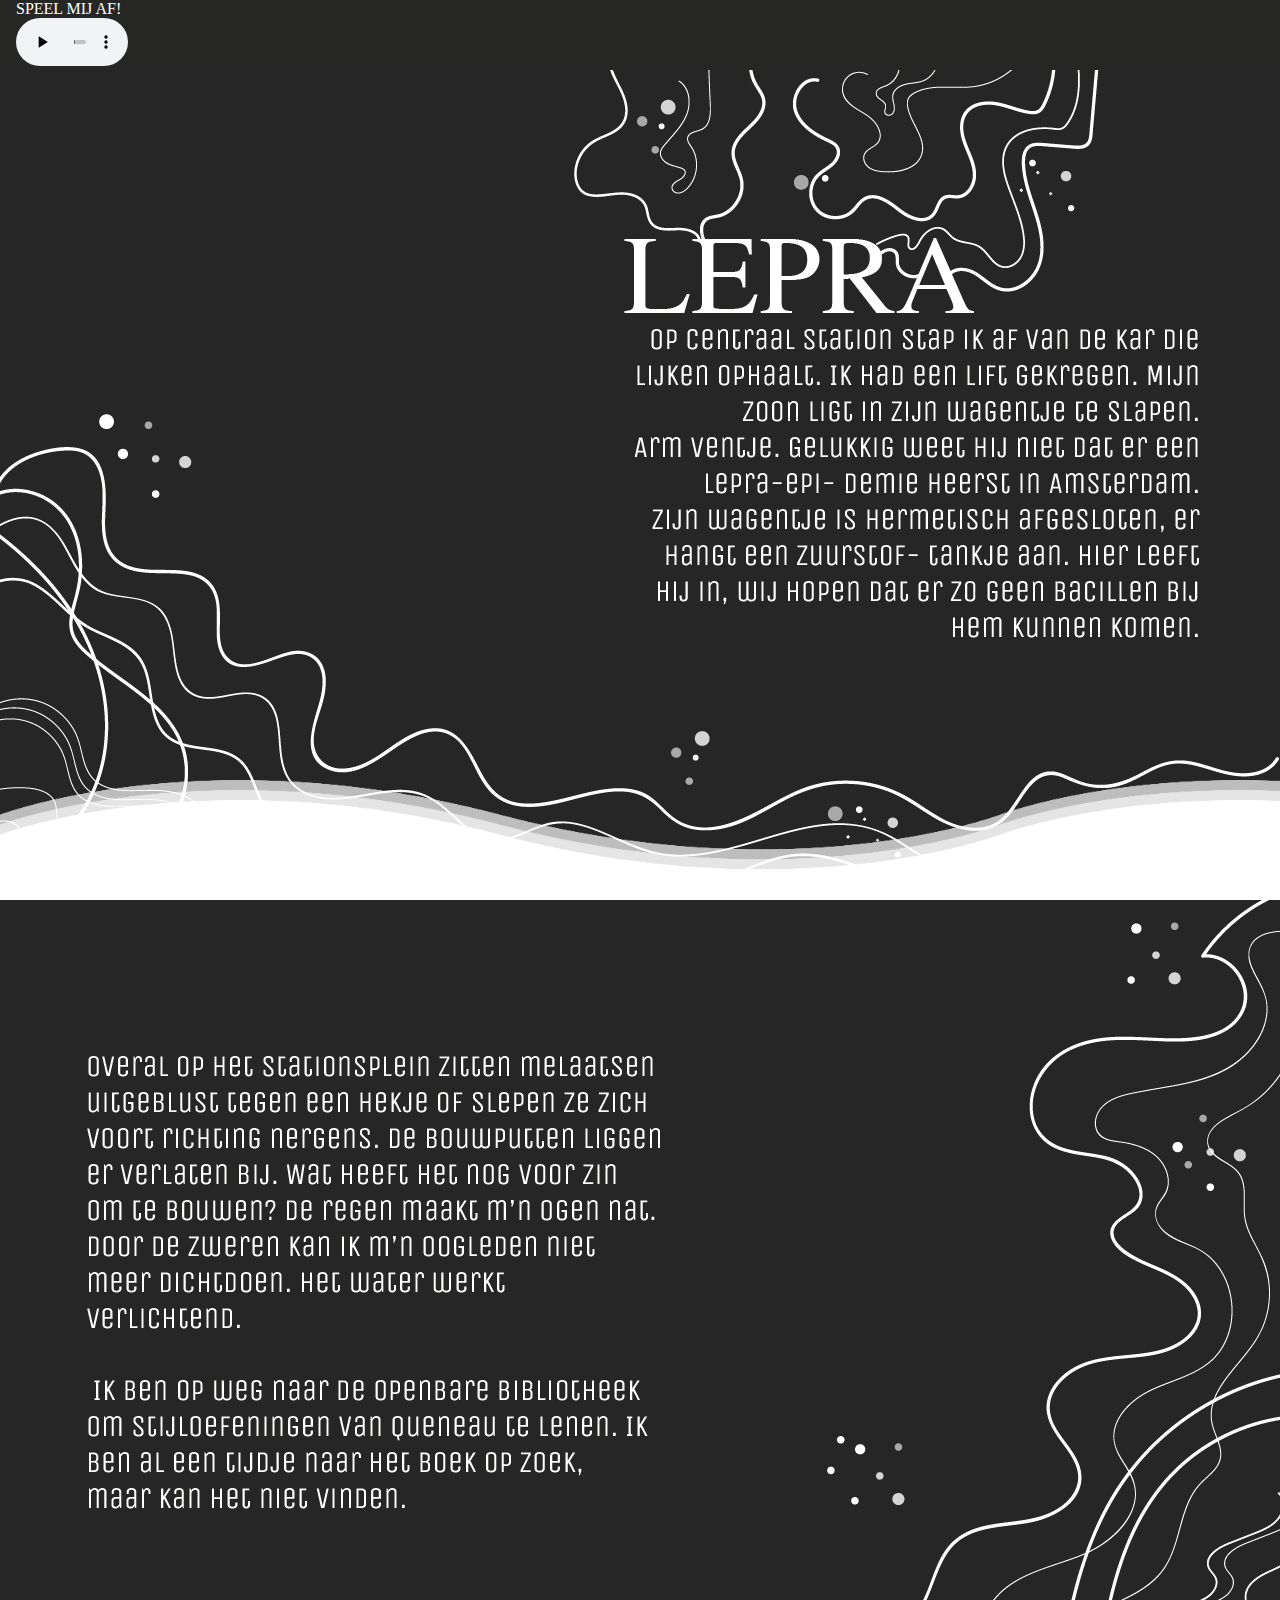
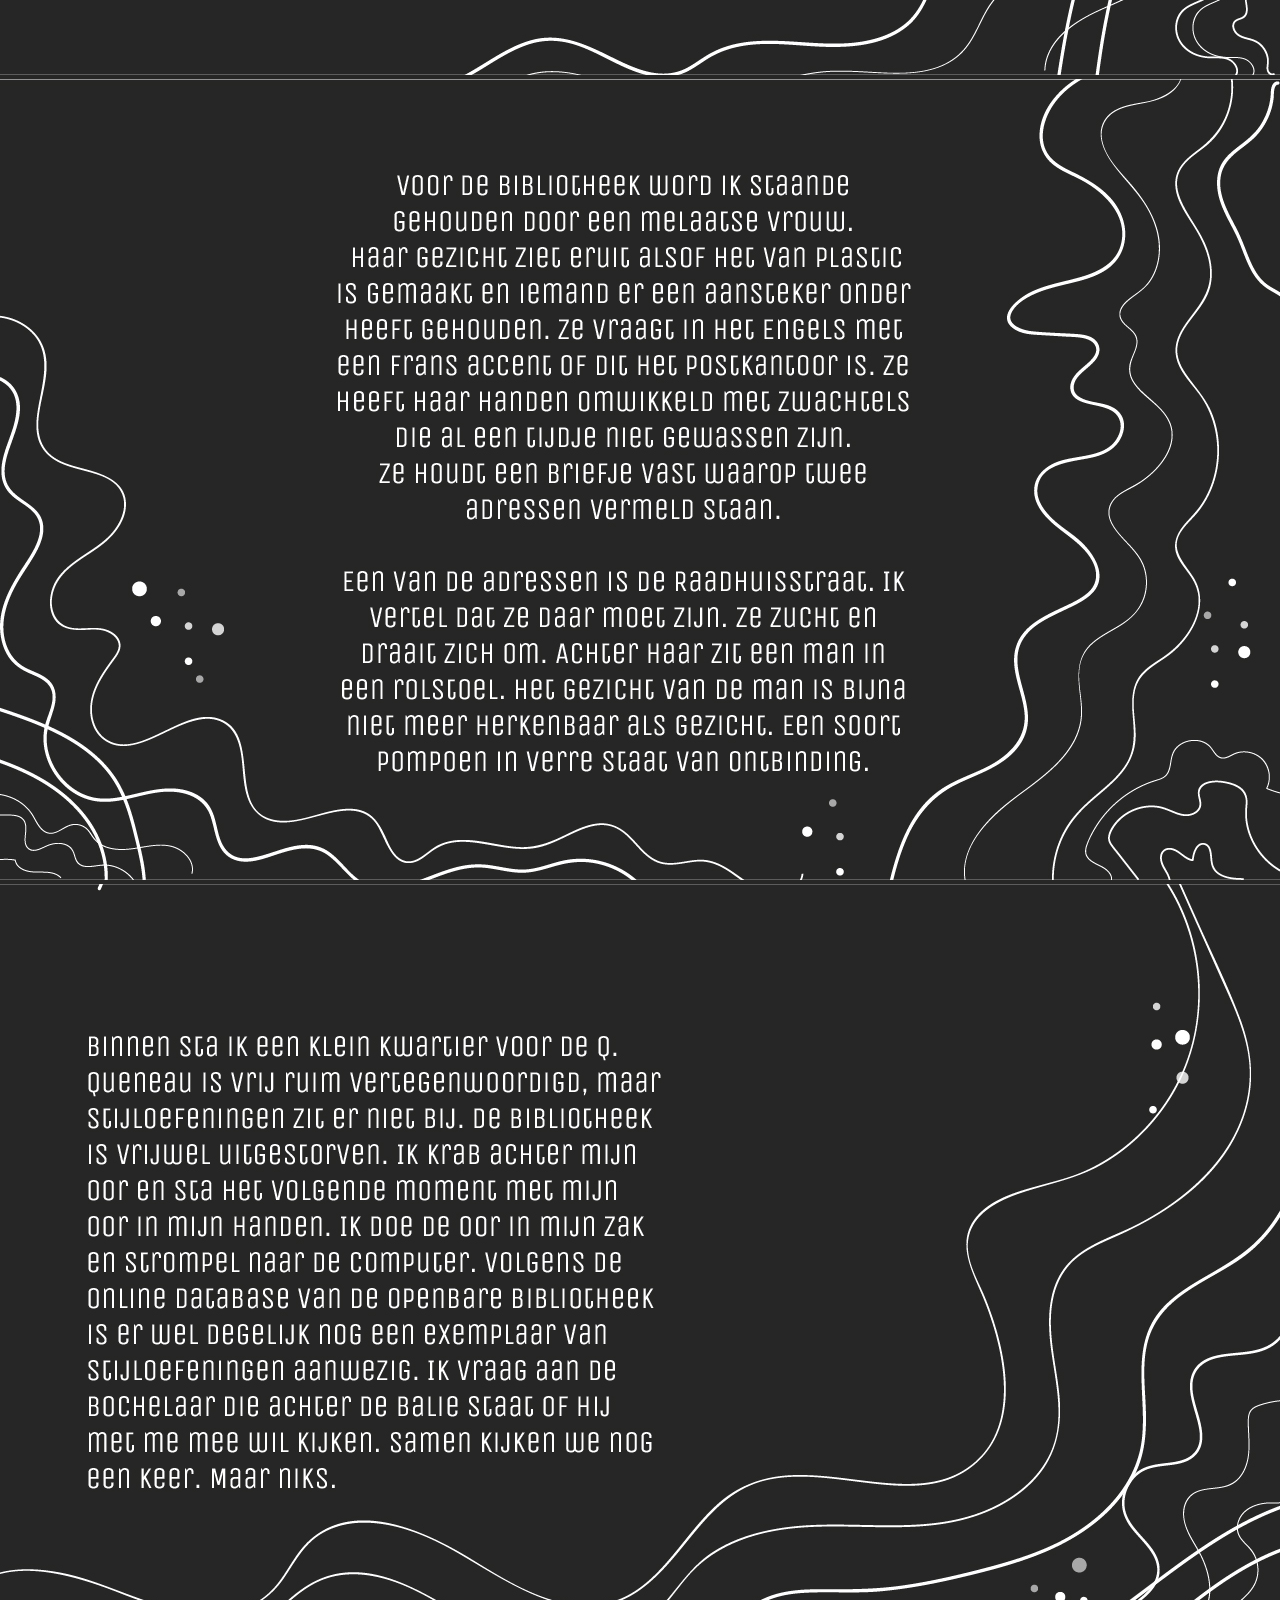
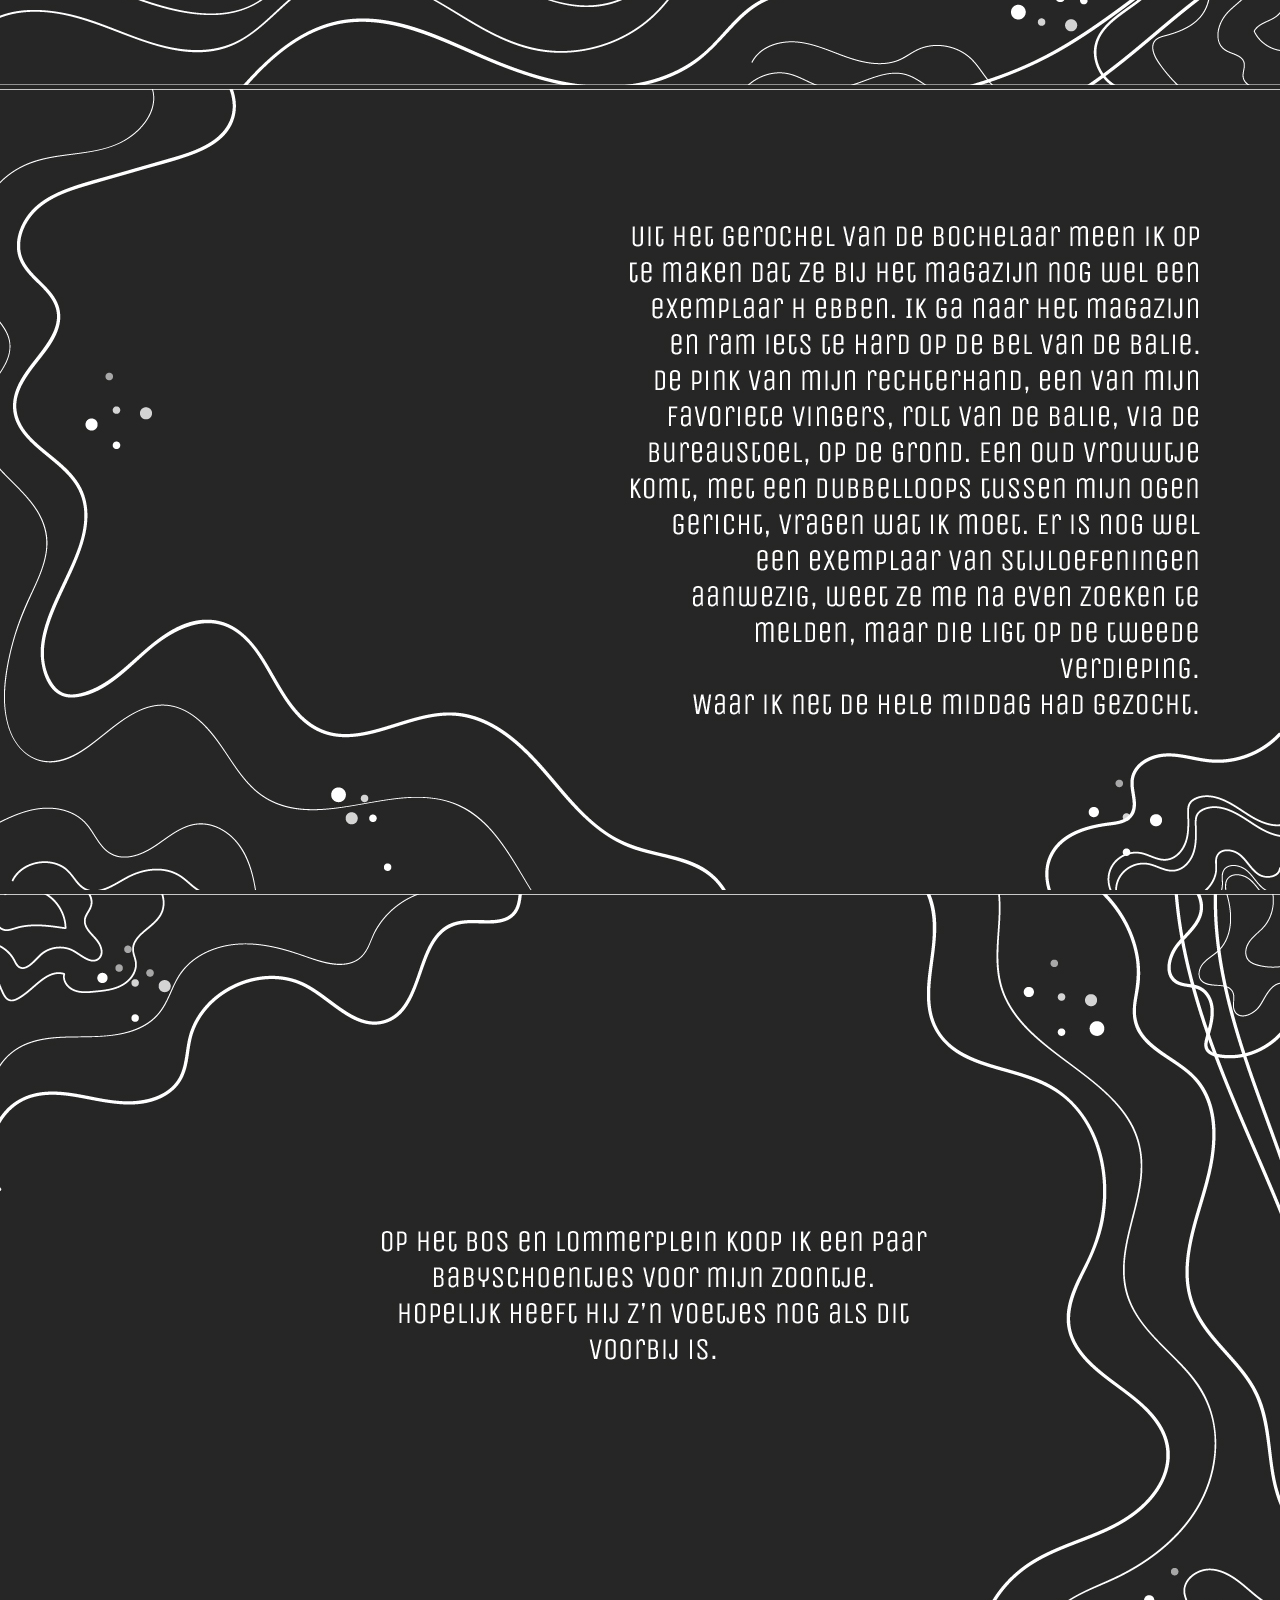
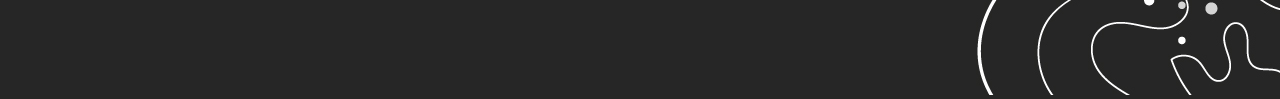
<file: Lepra eindversie/index.html>
<!DOCTYPE html>
<html>
<head>
    <title>Lepra 99 verhalen</title>
    <link rel="stylesheet" type="text/css" href="style.css">
</head>

<body>

    <section>    

   <figure>
            <figcaption>SPEEL MIJ AF!</figcaption>
            <audio controls src="Forest-creek-nature-sounds.mp3">
            Your browser does not support the
            <code>audio</code> element.
    </audio>
        </figure>
    
            <img src="images/Tekengebied%201-100.jpg" alt="">
            <img src="images/Tekengebied%202-100.jpg" alt="">
            <img src="images/Tekengebied%203-100.jpg" alt="">
            <img src="images/Tekengebied%204-100.jpg" alt="">
            <img src="images/Tekengebied%205-100.jpg" alt="">
            <img src="images/Tekengebied%206-100.jpg" alt="">

    
        <div id="story">
        </div>
        <div class="wave wave1"></div>
        <div class="wave wave2"></div>
        <div class="wave wave3"></div>
        <div class="wave wave4"></div>
        
    </section>

</body>
</html>

<!-- BRONNEN 
https://www.youtube.com/watch?v=y7jOwzozumU
https://www.youtube.com/watch?v=MMNEEdGa5eE
https://developer.mozilla.org/en-US/docs/Web/HTML/Element/audio
-->
</file>
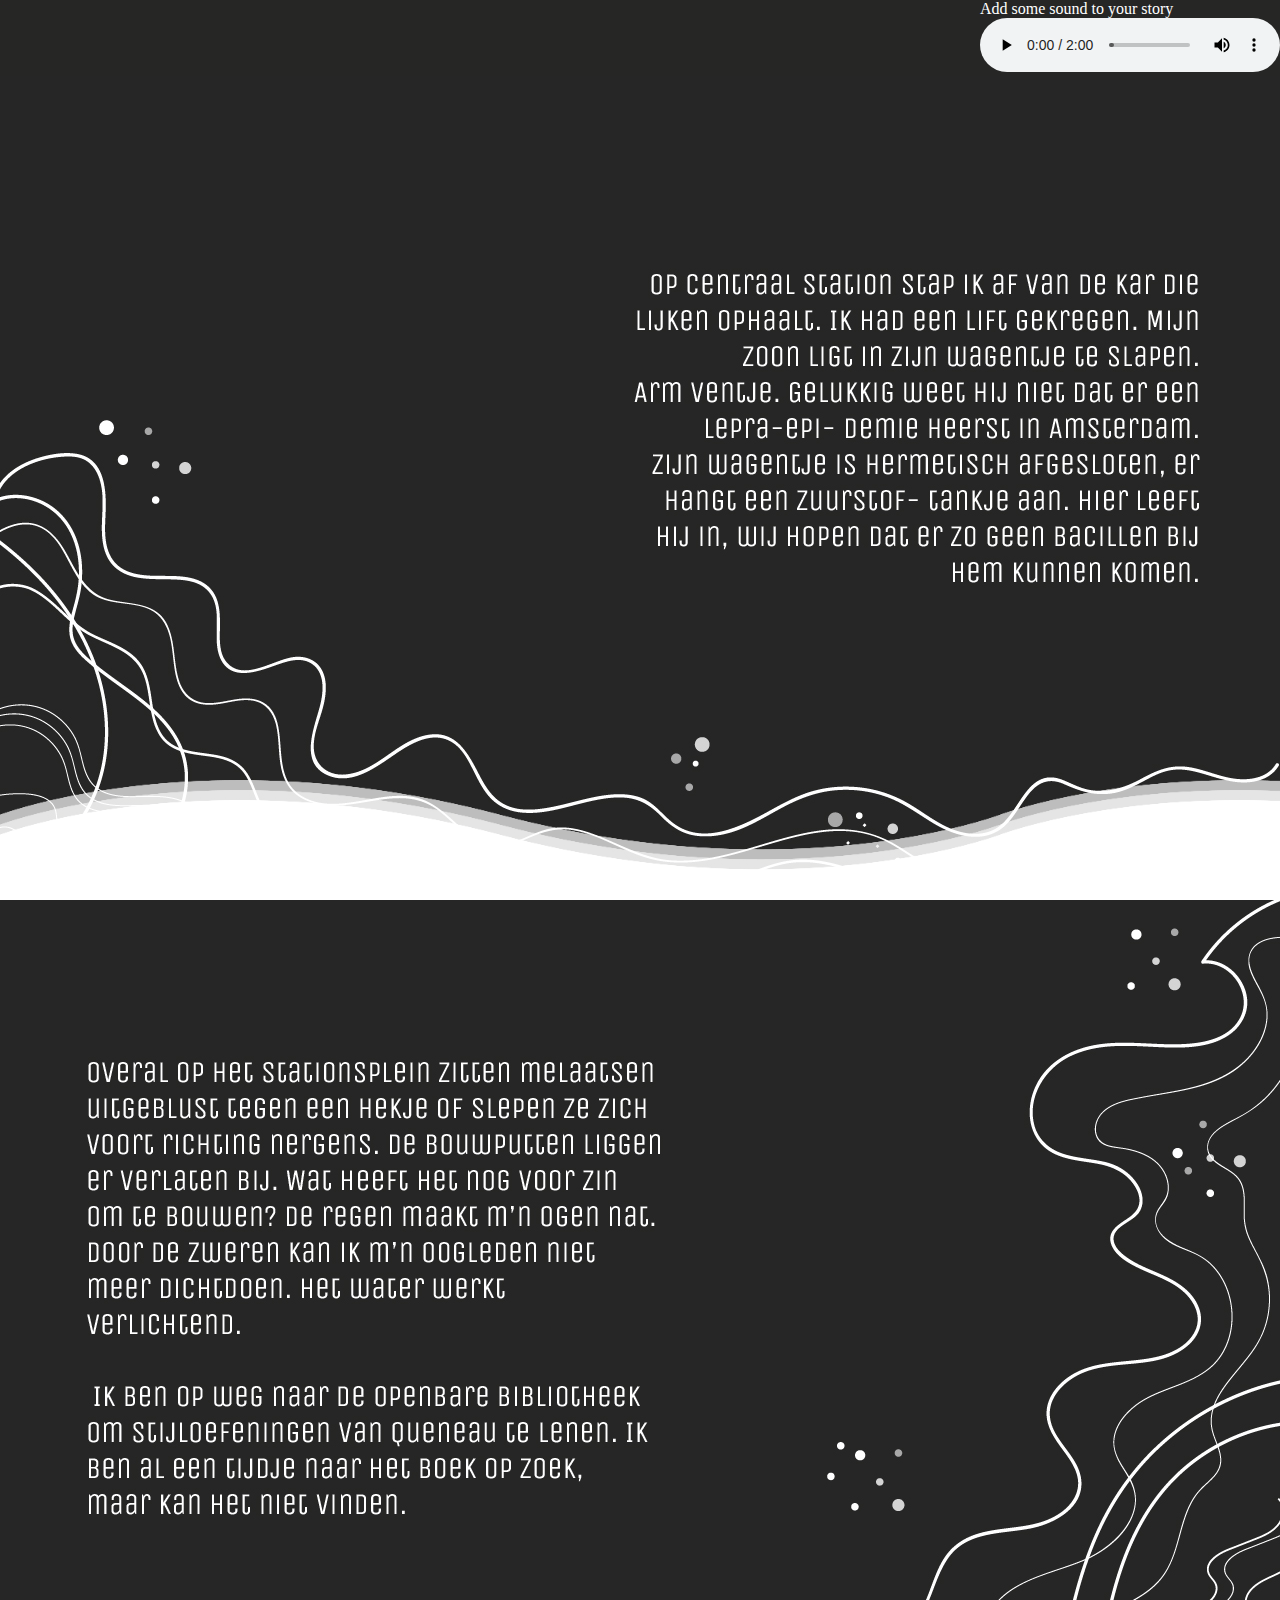
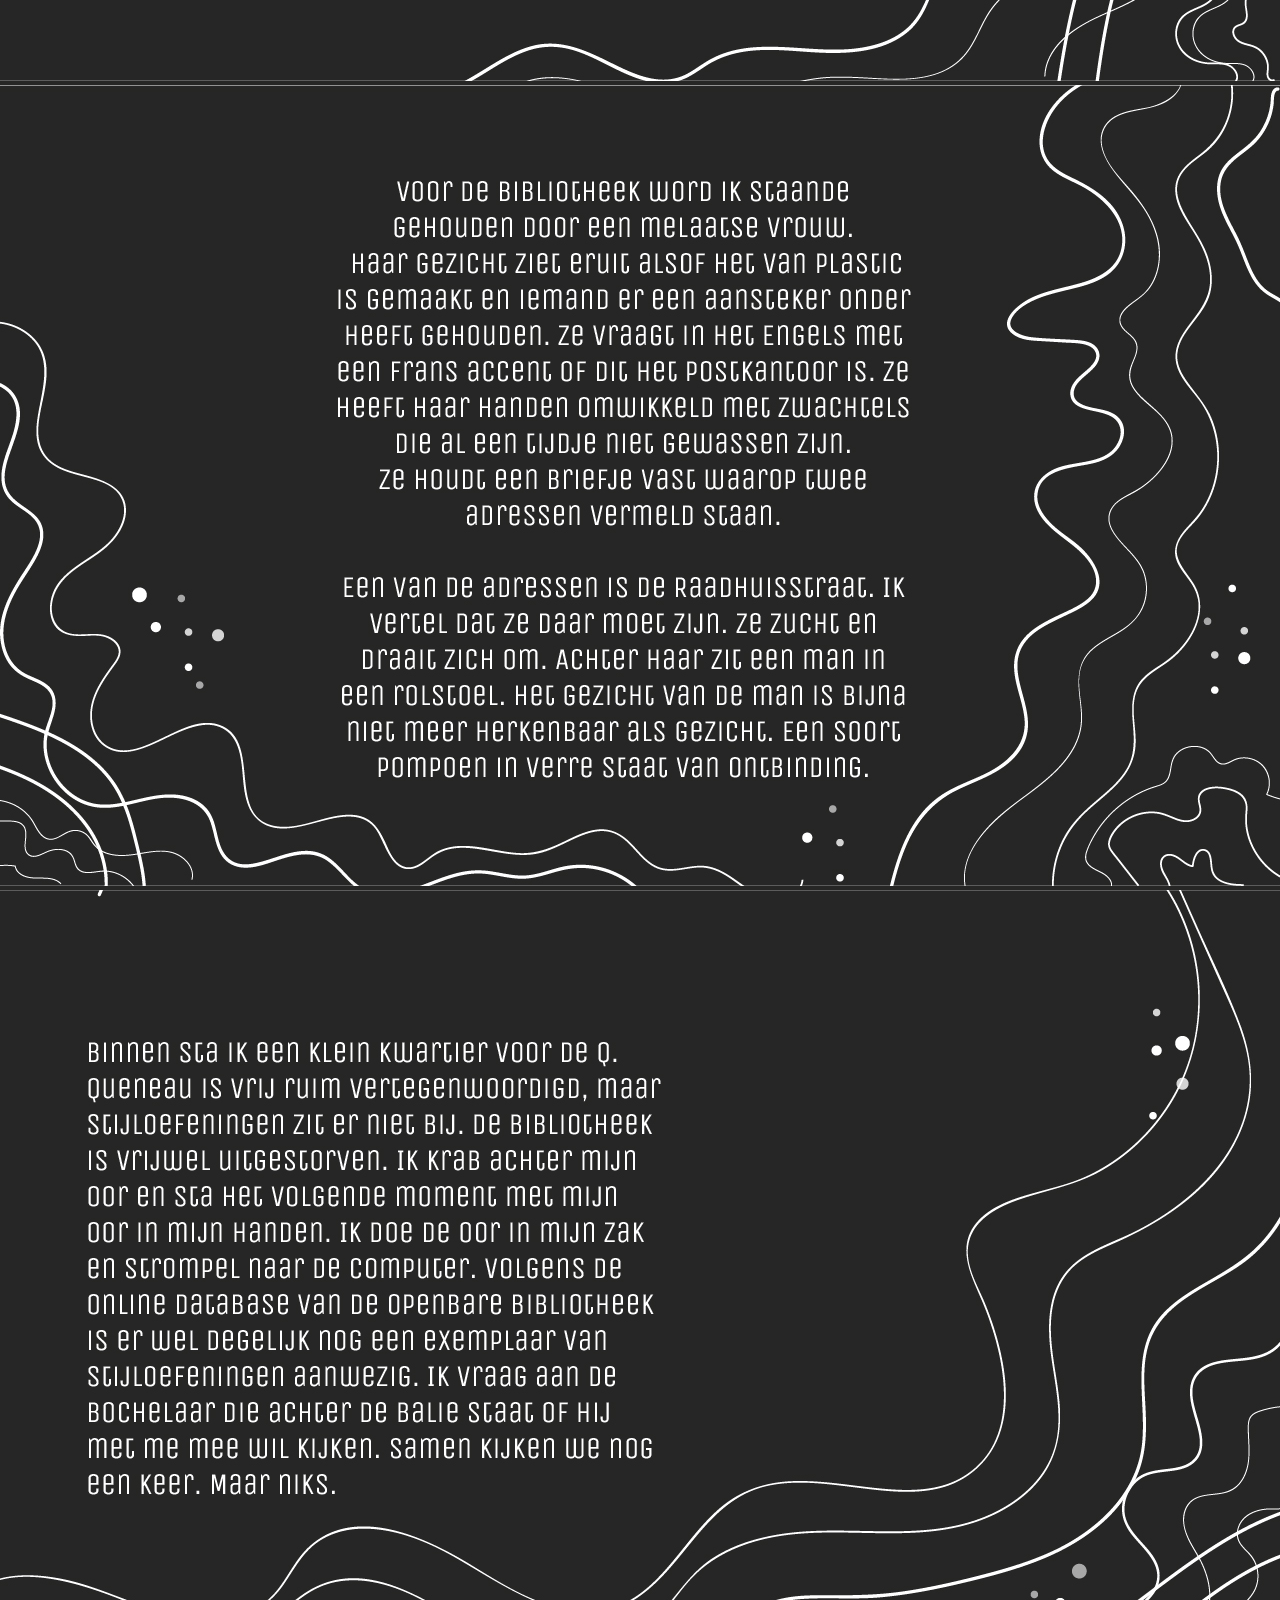
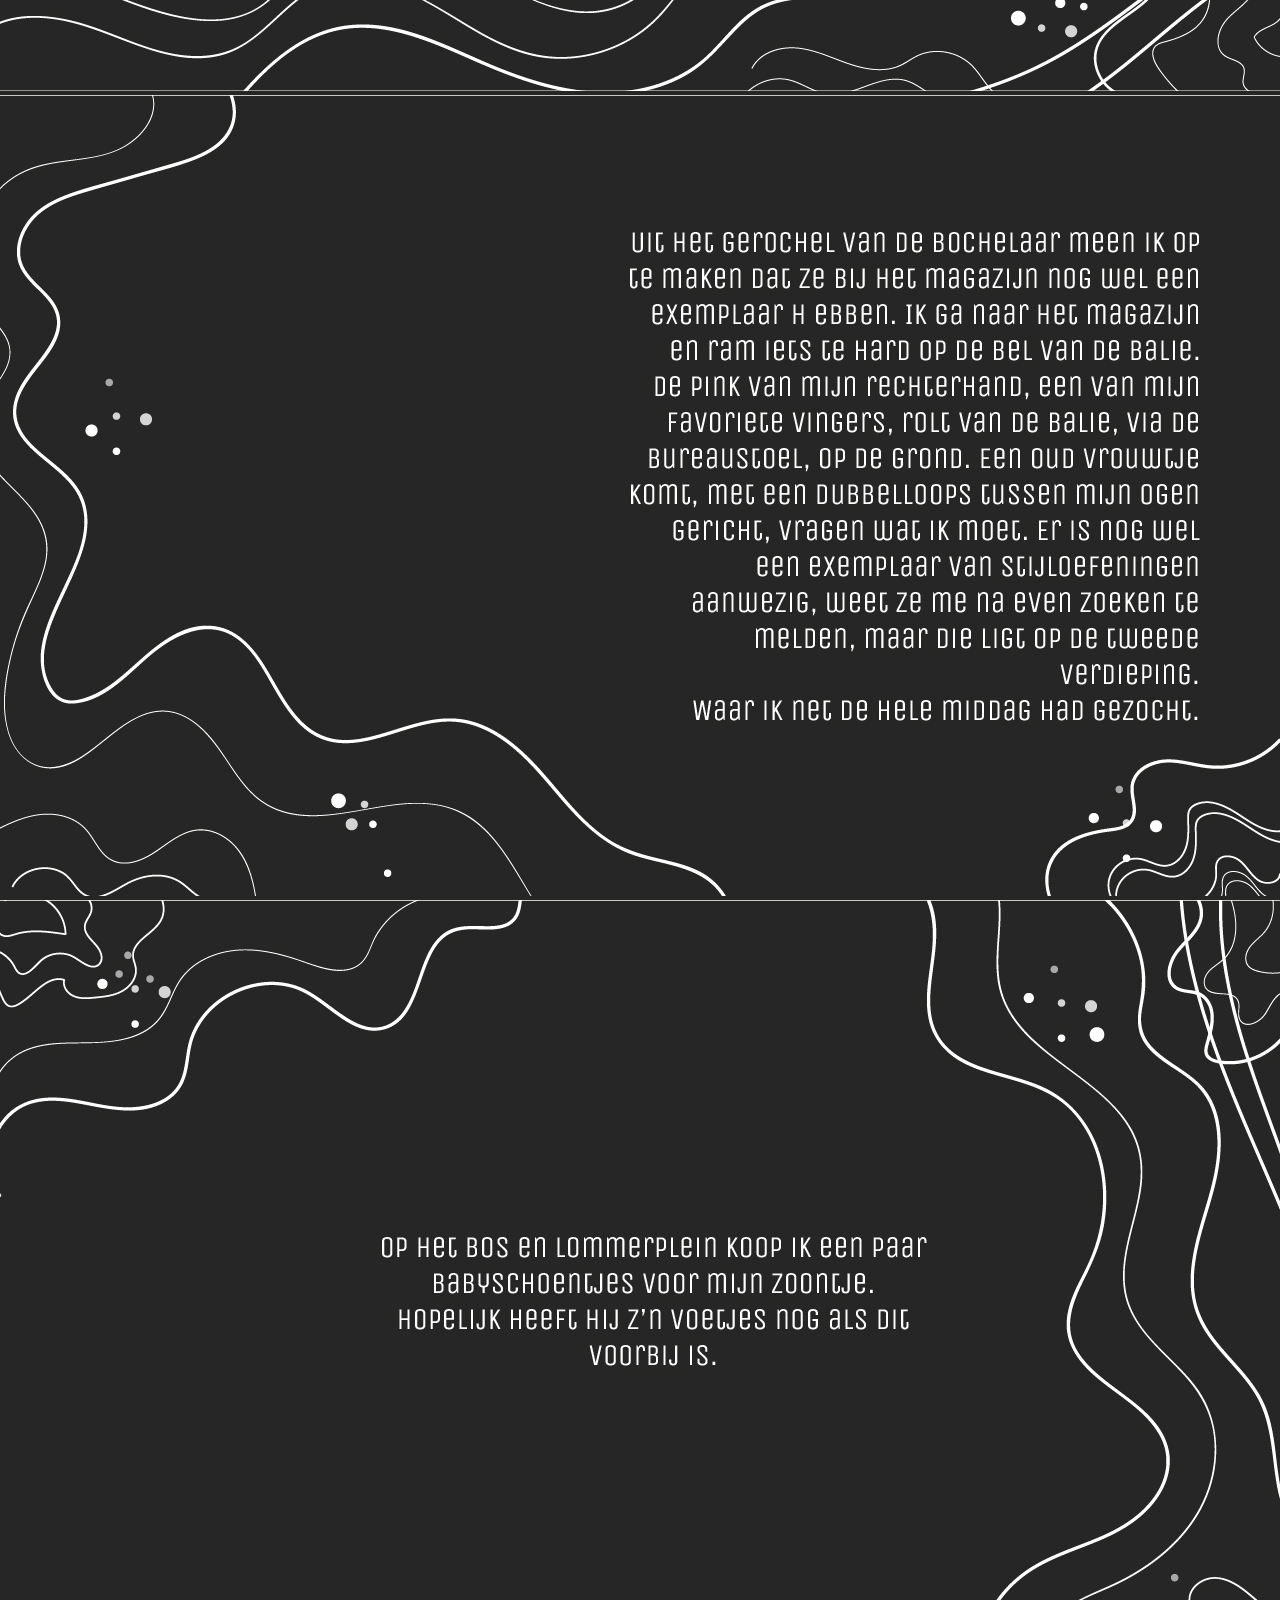
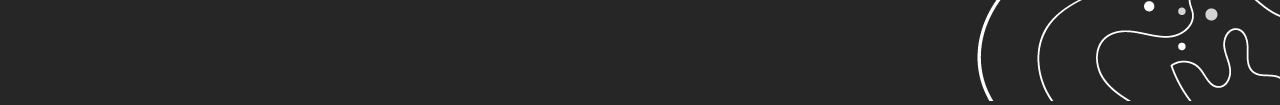
<file: Lepra/index.html>
<!DOCTYPE html>
<html>
<head>
    <title>Water Effect</title>
    <link rel="stylesheet" type="text/css" href="style.css">
</head>

<body>
 
    <section>
                 <figure>
            <figcaption>Add some sound to your story</figcaption>
            <audio controls src="Forest-creek-nature-sounds.mp3">
            Your browser does not support the
            <code>audio</code> element.
    </audio>
        </figure>
           <img src="images/Tekengebied%201-100.jpg" alt="">
            <img src="images/Tekengebied%202-100.jpg" alt="">
            <img src="images/Tekengebied%203-100.jpg" alt="">
            <img src="images/Tekengebied%204-100.jpg" alt="">
            <img src="images/Tekengebied%205-100.jpg" alt="">
            <img src="images/Tekengebied%206-100.jpg" alt="">
 

        <div id="story">
        </div>
        <div class="wave wave1"></div>
        <div class="wave wave2"></div>
        <div class="wave wave3"></div>
        <div class="wave wave4"></div>
    </section>

</body>
</html>

<!-- BRONNEN 
https://www.youtube.com/watch?v=MMNEEdGa5eE
https://developer.mozilla.org/en-US/docs/Web/HTML/Element/audio
-->
</file>
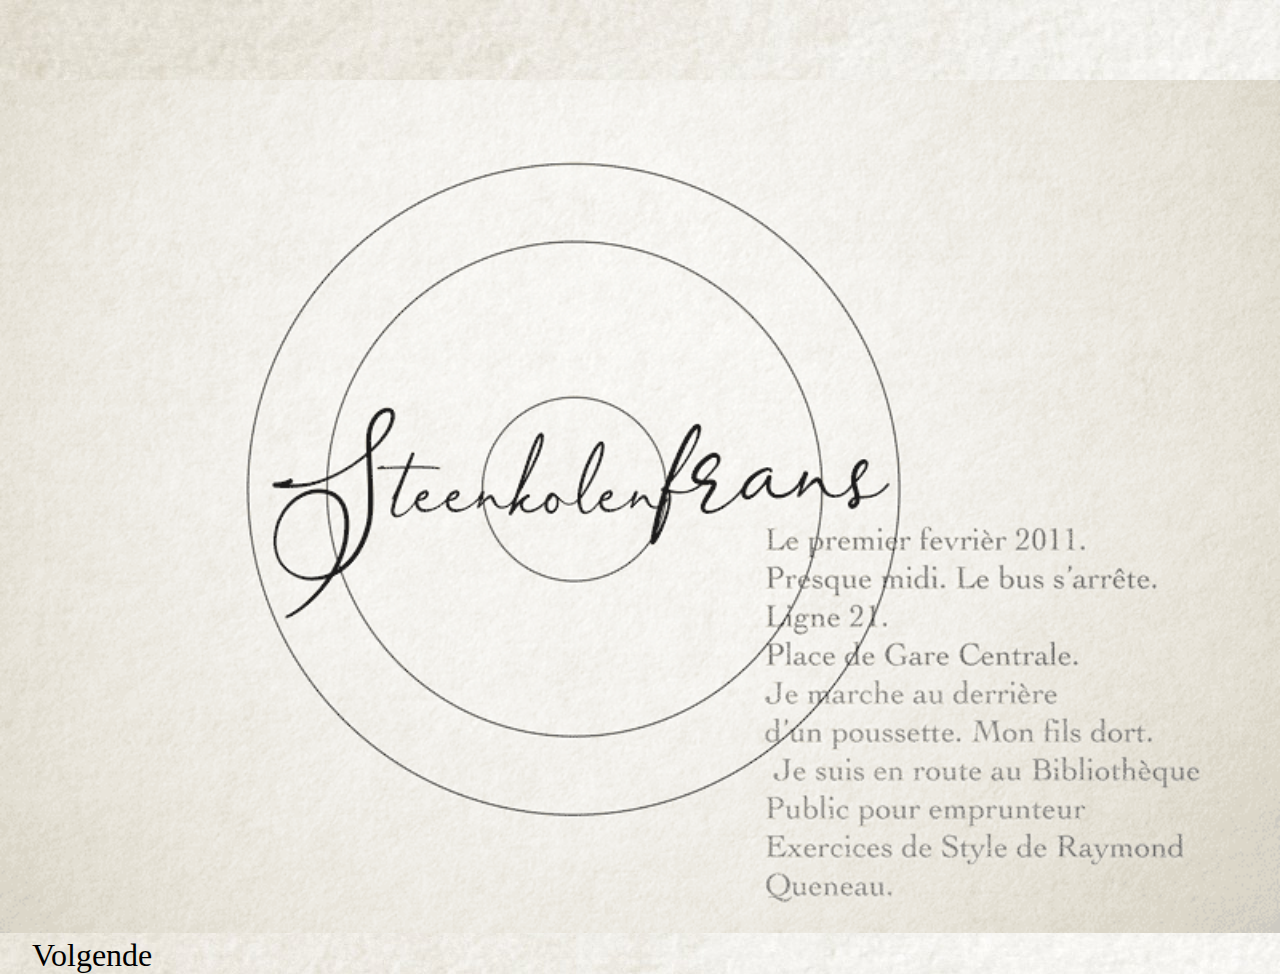
<file: Steenkolenfranseindversie/index.html>
<!DOCTYPE html>
<html lang="en">
<head>
    <meta charset="UTF-8">
    <meta name="viewport" content="width=device-width, initial-scale=1">
    <meta http-equiv="X-UA-Compatible" content="IE=edge">
    <title>Steenkolenfrans
    </title>
     <link rel="stylesheet" type="text/css" href="Style.css">
</head>
<body>
   <img src="images/animatie-1.gif" alt="">
    <a href="page2.html">Volgende</a>
   
</body>
</html>
</file>
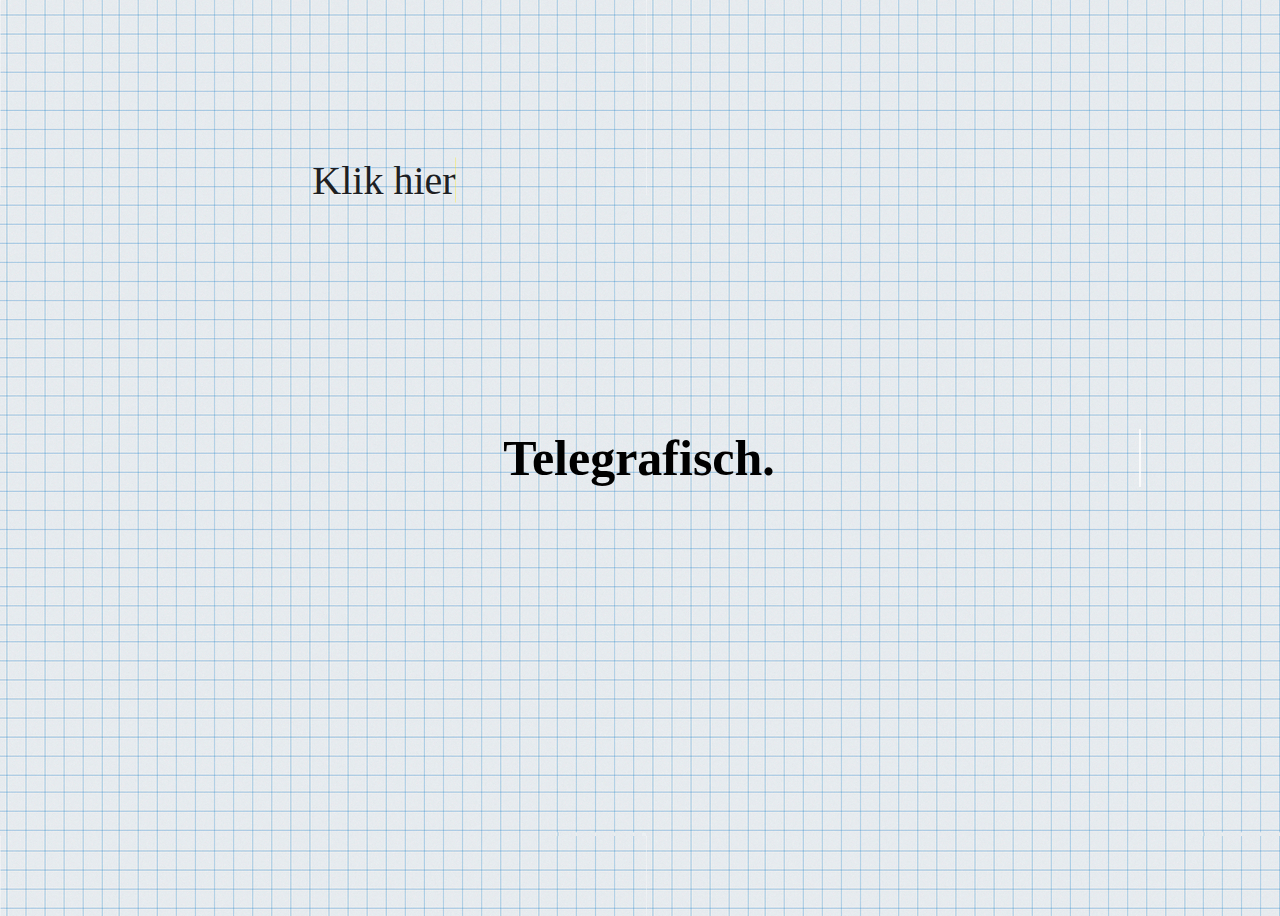
<file: Telegrafisch eindversie/index.html>
<!DOCTYPE html>
<html lang="en">
<head>
    <meta charset="UTF-8">
    <meta name="viewport" content="width=device-width, initial-scale=1">
    <meta http-equiv="X-UA-Compatible" content="IE=edge">
    <title>Telegrafisch</title>
    <link rel="stylesheet" type="text/css" href="styles.css">
</head>

<body>
 <h1 class="line anim-typewriter">Telegrafisch.</h1>
   <div class="container"> 
          <a href="pagina.html" class="hover">Klik hier</a>
   </div>

</body>
</html>
</file>
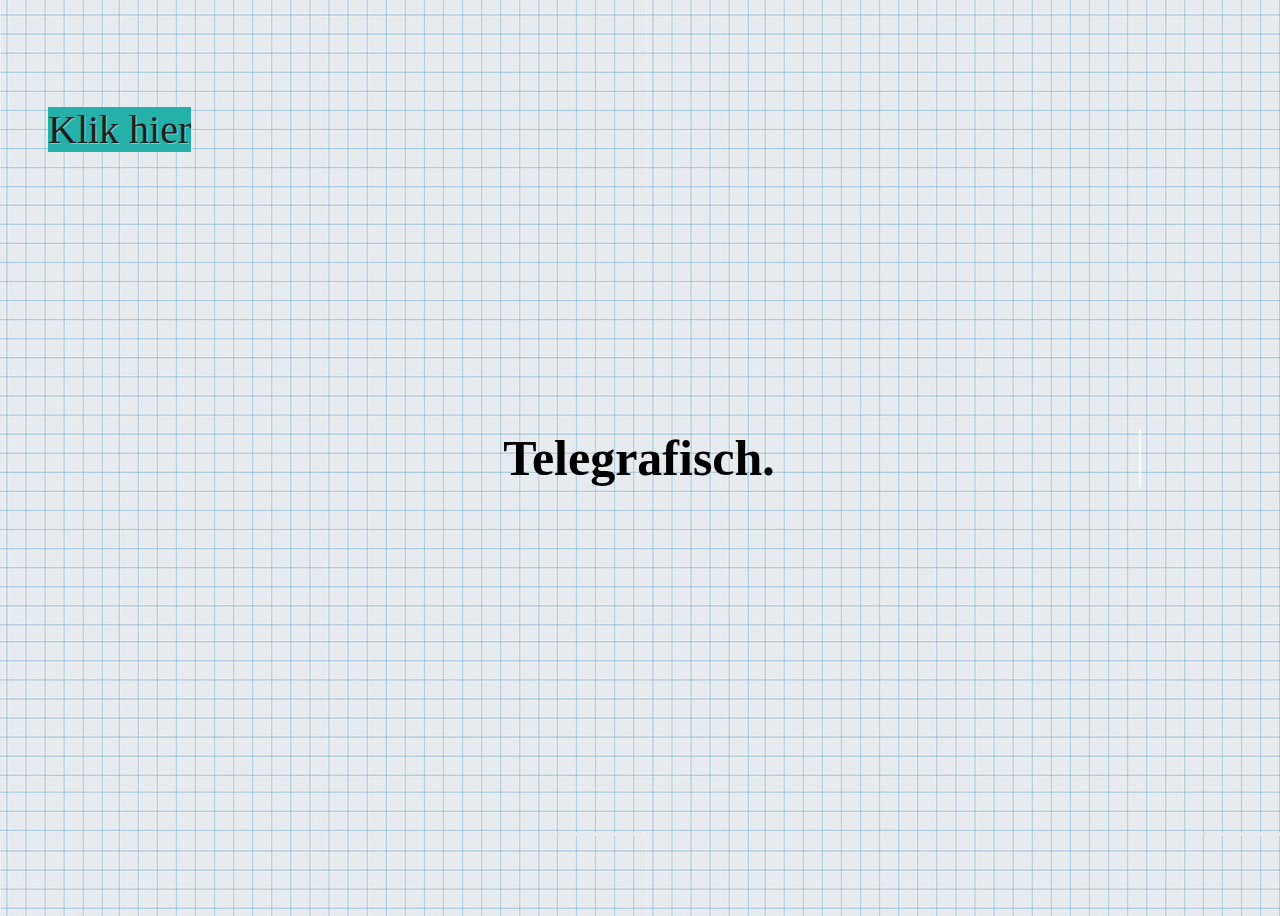
<file: Telegrafisch/index.html>
<!DOCTYPE html>
<html lang="en">
<head>
    <meta charset="UTF-8">
    <meta name="viewport" content="width=device-width, initial-scale=1">
    <meta http-equiv="X-UA-Compatible" content="IE=edge">
    <title>Telegrafisch</title>
    <link rel="stylesheet" type="text/css" href="styles.css">
</head>

<body>
 <h1 class="line anim-typewriter">Telegrafisch.</h1>
    <a href="pagina.html" class="fun-hover">Klik hier</a>
</body>
</html>
</file>
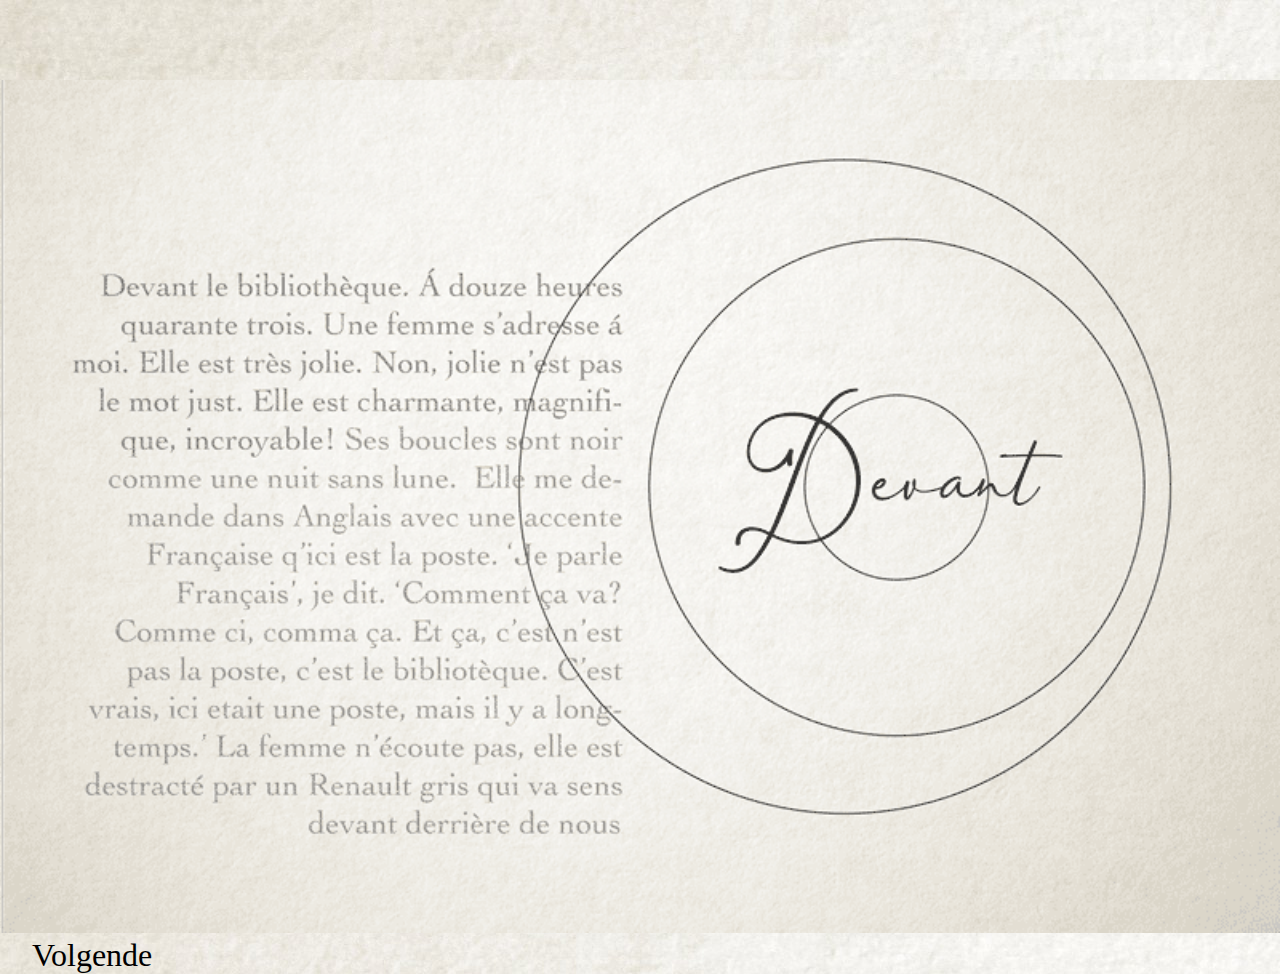
<file: Steenkolenfranseindversie/page2.html>
<!DOCTYPE html>
    <html lang="en">
    <head>
        <meta charset="UTF-8">
    <meta name="viewport" content="width=device-width, initial-scale=1">
    <meta http-equiv="X-UA-Compatible" content="IE=edge">
        <title>Steenkolenfrans</title>
          <link rel="stylesheet" type="text/css" href="Style.css">
    </head>
    <body>
        <img src="images/animatie-2.gif" alt="">
    <a href="page3.html">Volgende</a> 
    </body>
    </html>
</file>
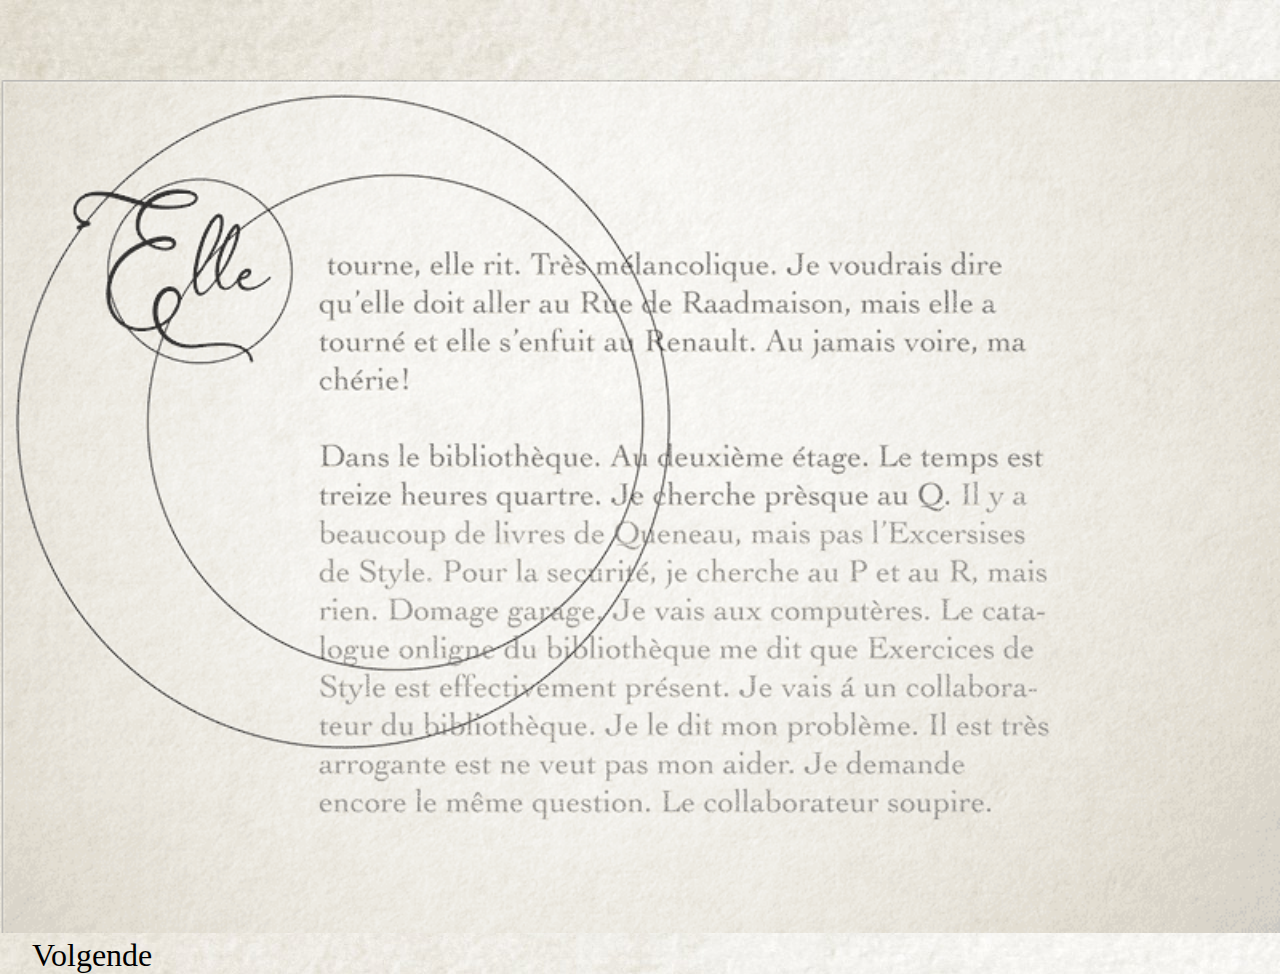
<file: Steenkolenfranseindversie/page3.html>
<!DOCTYPE html>
    <html lang="en">
    <head>
        <meta charset="UTF-8">
    <meta name="viewport" content="width=device-width, initial-scale=1">
    <meta http-equiv="X-UA-Compatible" content="IE=edge">
        <title>Steenkolenfrans</title>
          <link rel="stylesheet" type="text/css" href="Style.css">
    </head>
    <body>
        <img src="images/animatie-3.gif" alt="">
    <a href="page4.html">Volgende</a> 
    </body>
    </html>
</file>
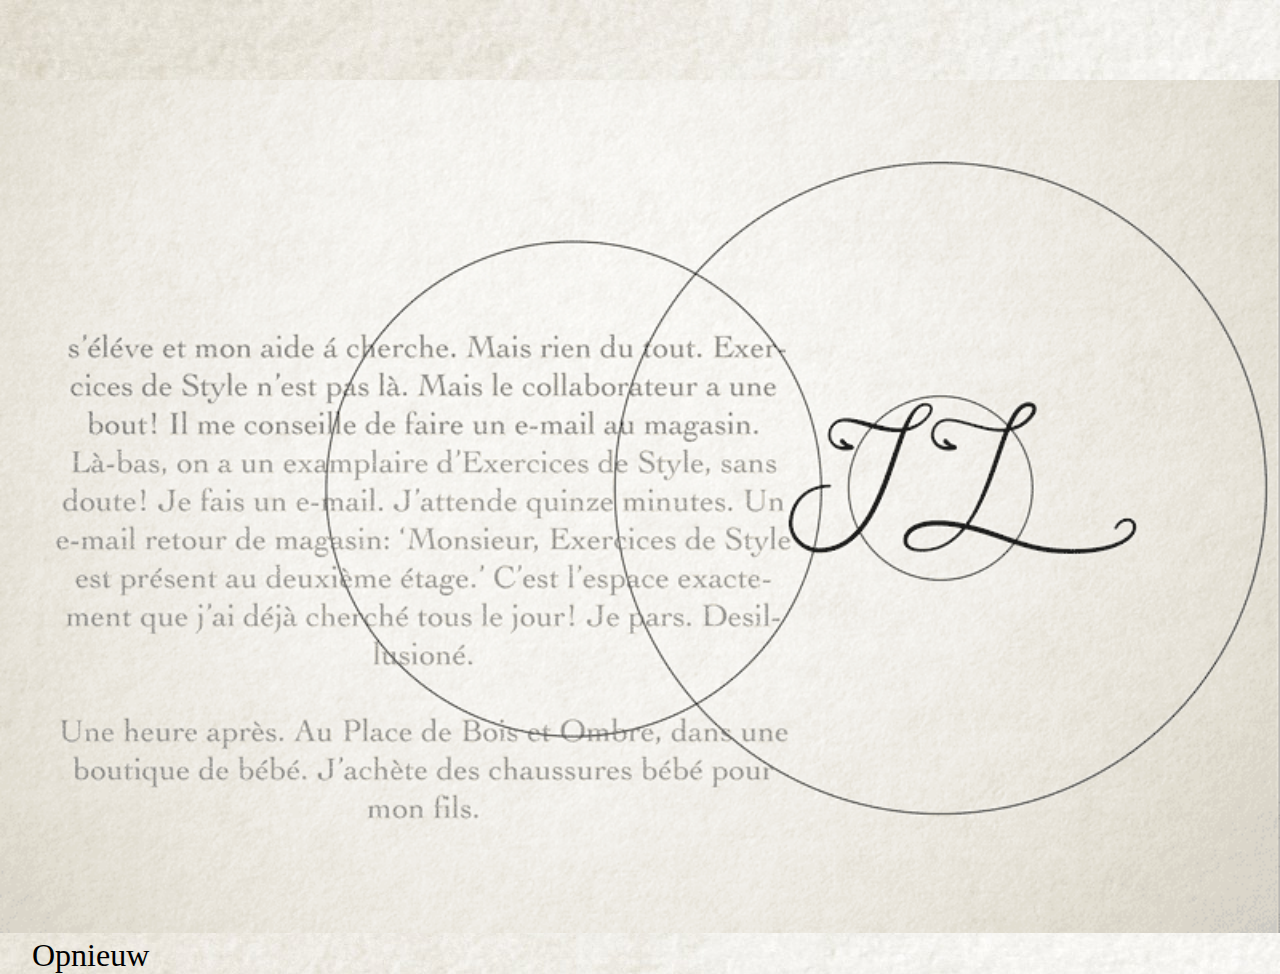
<file: Steenkolenfranseindversie/page4.html>
<!DOCTYPE html>
    <html lang="en">
    <head>
        <meta charset="UTF-8">
    <meta name="viewport" content="width=device-width, initial-scale=1">
    <meta http-equiv="X-UA-Compatible" content="IE=edge">
        <title>Steenkolenfrans</title>
          <link rel="stylesheet" type="text/css" href="Style.css">
    </head>
    <body>
        <img src="images/animatie-4.gif" alt="">
    <a href="index.html">Opnieuw</a> 
    </body>
    </html>
</file>
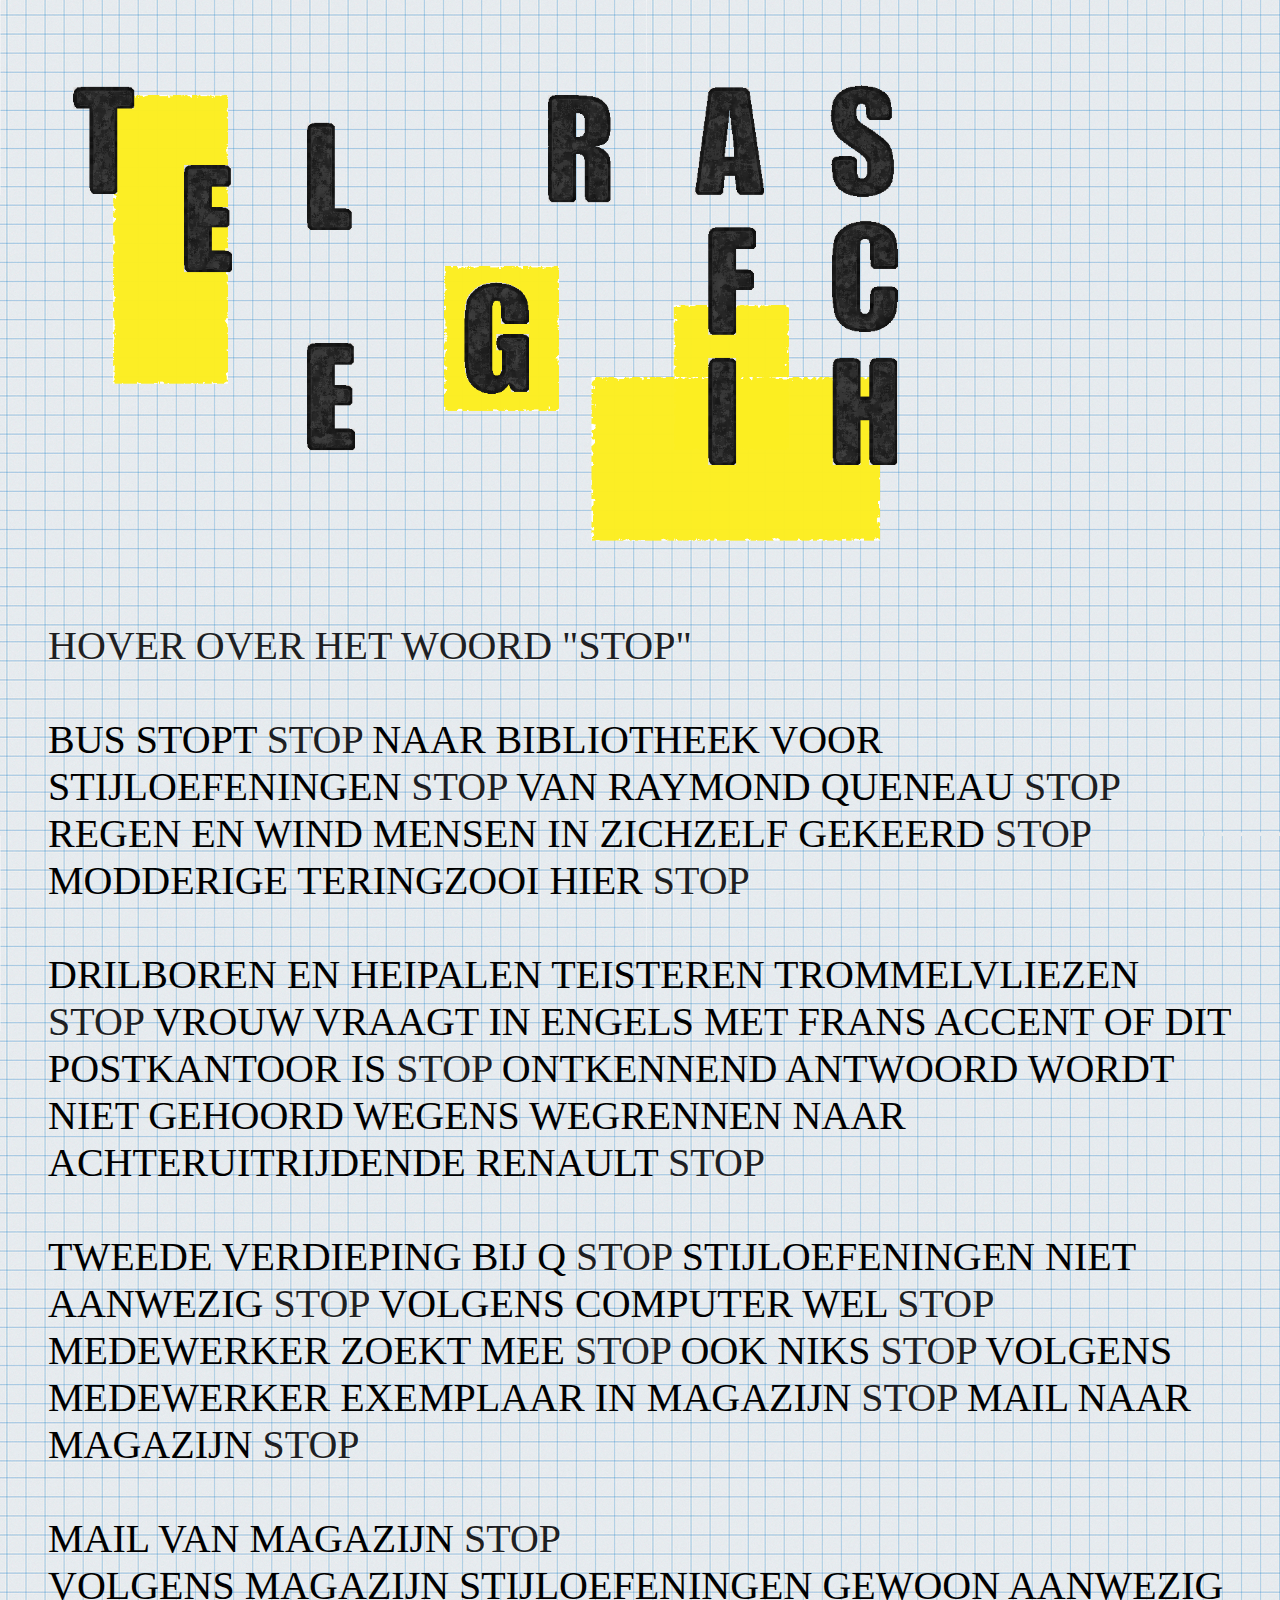
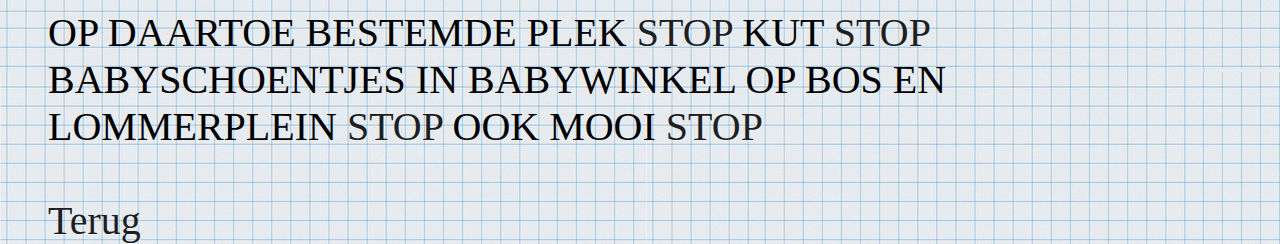
<file: Telegrafisch eindversie/pagina.html>
<!DOCTYPE html>
<html lang="en">
<head>
    <meta charset="UTF-8">
    <meta name="viewport" content="width=device-width, initial-scale=1">
    <meta http-equiv="X-UA-Compatible" content="IE=edge">
    <title>Telegrafisch</title>
    <link rel="stylesheet" type="text/css" href="styles.css">
</head>

<body>
<section>
    <img id="titel" src="images/telegrafisch.png" alt="">
    <br>
    <br>
    <a href="">HOVER OVER HET WOORD "STOP"</a> 
    <br>
    <br>
<div>BUS STOPT <a href="">STOP</a> NAAR BIBLIOTHEEK VOOR STIJLOEFENINGEN <a href="">STOP</a> VAN RAYMOND QUENEAU<a href=""> STOP</a> REGEN EN WIND MENSEN IN ZICHZELF GEKEERD<a href=""> STOP</a> MODDERIGE TERINGZOOI HIER<a href=""> STOP</a></div>
<br>
<div>DRILBOREN EN HEIPALEN TEISTEREN TROMMELVLIEZEN <a href="">STOP</a> VROUW VRAAGT IN ENGELS MET FRANS ACCENT OF DIT POSTKANTOOR IS <a href="">STOP </a>ONTKENNEND ANTWOORD WORDT NIET GEHOORD WEGENS WEGRENNEN NAAR ACHTERUITRIJDENDE RENAULT<a href=""> STOP</a><br/></div>
<br>
<div>TWEEDE VERDIEPING BIJ Q <a href="">STOP</a> STIJLOEFENINGEN NIET AANWEZIG <a href="">STOP</a> VOLGENS COMPUTER WEL <a href="">STOP</a> MEDEWERKER ZOEKT MEE <a href="">STOP</a> OOK NIKS <a href="">STOP</a> VOLGENS MEDEWERKER EXEMPLAAR IN MAGAZIJN <a href="">STOP</a> MAIL NAAR MAGAZIJN <a href="">STOP</a></div>
<br>
<div>MAIL VAN MAGAZIJN <a href="">STOP</a></div>  VOLGENS MAGAZIJN STIJLOEFENINGEN GEWOON AANWEZIG OP DAARTOE BESTEMDE PLEK<a href=""> STOP</a> KUT <a href="">STOP</a>  BABYSCHOENTJES IN BABYWINKEL OP BOS EN LOMMERPLEIN <a href="">STOP</a> OOK MOOI <a href="">STOP</a>
<br>
<br>
   <div class="terug"> 
<a href="index.html" class="hover">Terug</a>
    </div>
</section>

</body>
</html>
</file>
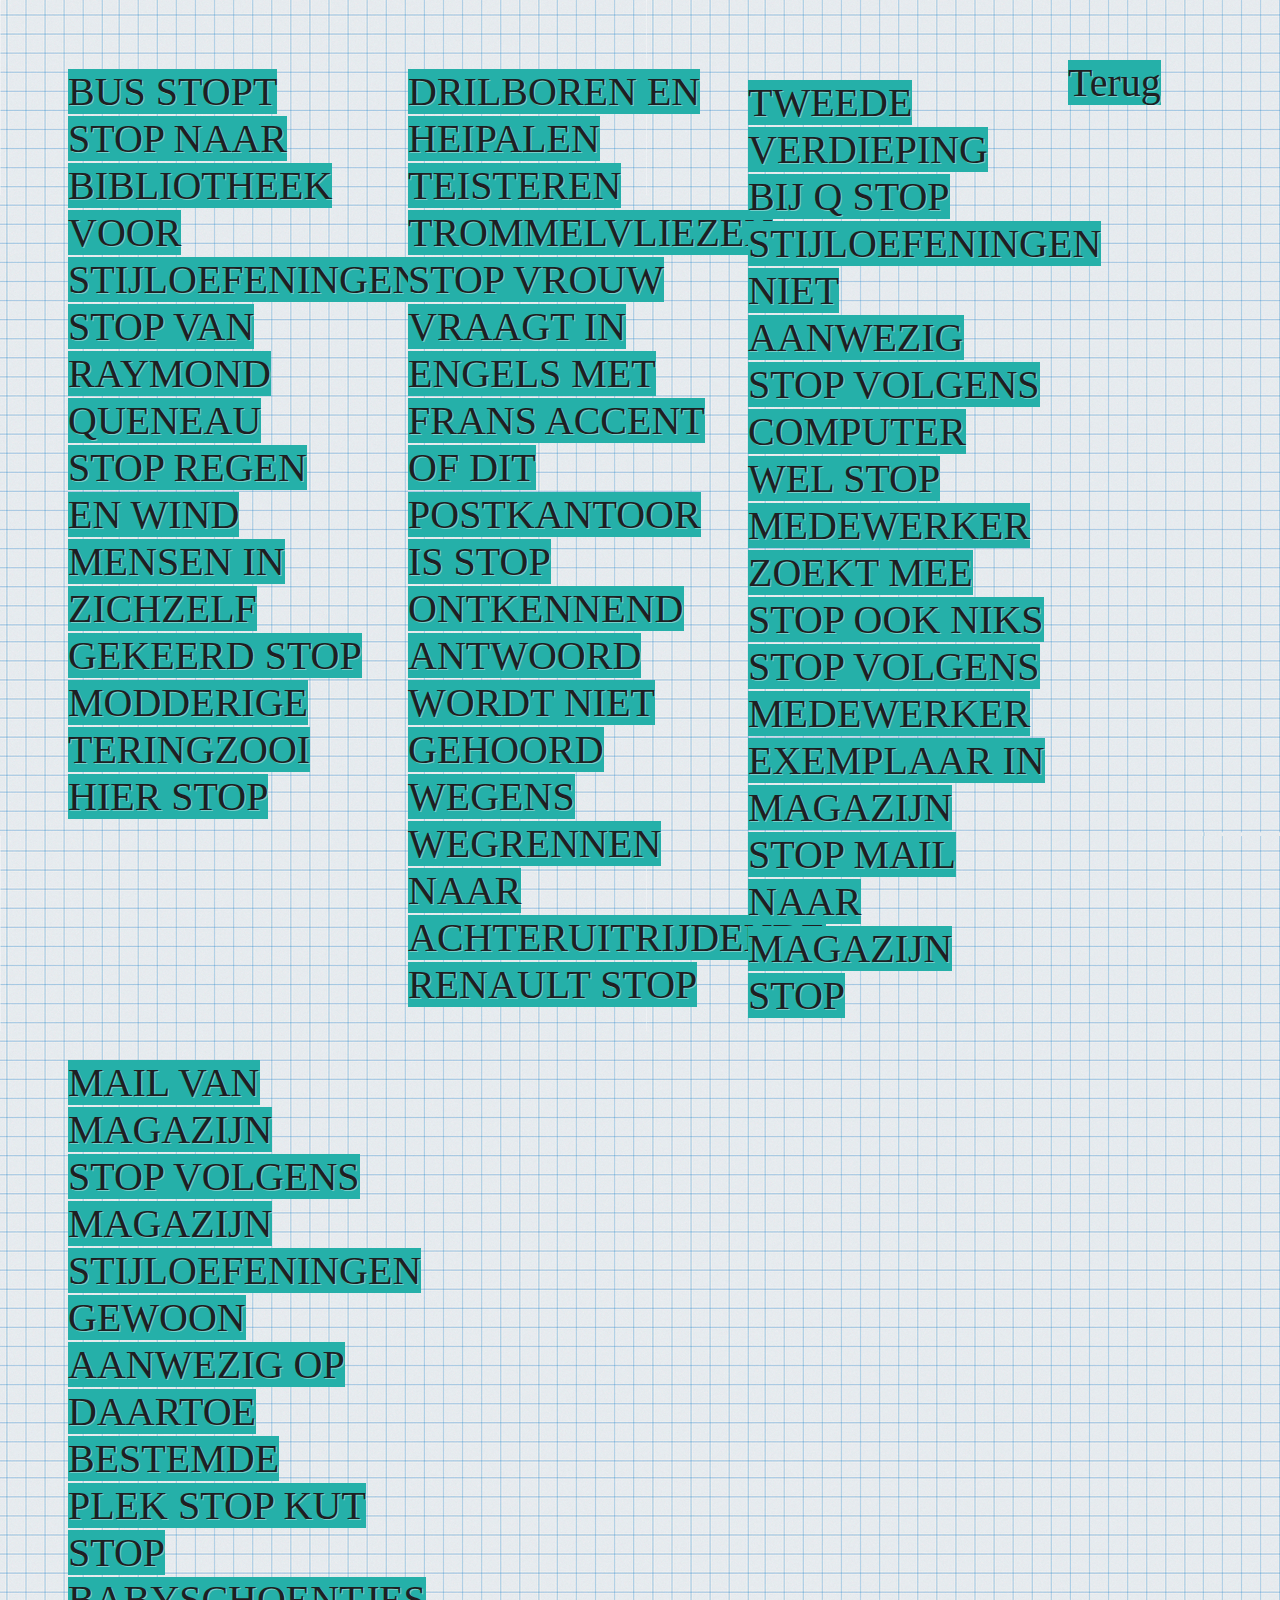
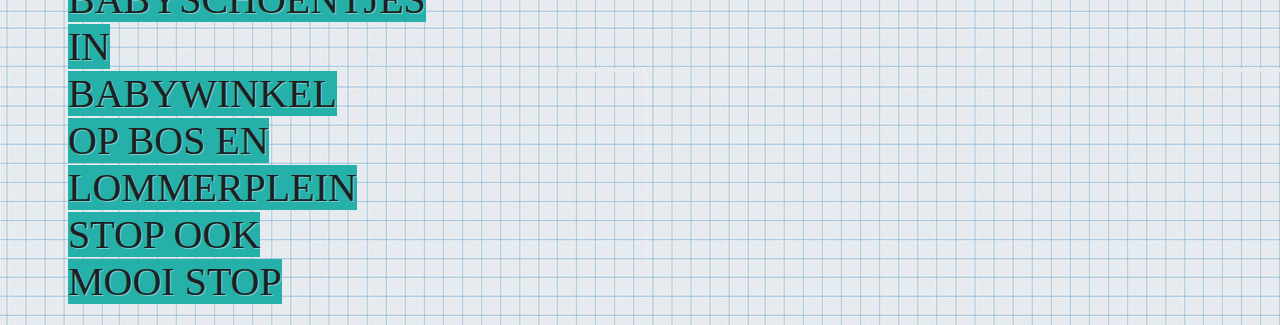
<file: Telegrafisch/pagina.html>
<!DOCTYPE html>
<html lang="en">
<head>
    <meta charset="UTF-8">
    <meta name="viewport" content="width=device-width, initial-scale=1">
    <meta http-equiv="X-UA-Compatible" content="IE=edge">
    <title>Telegrafisch</title>
    <link rel="stylesheet" type="text/css" href="styles.css">
</head>

<body>
<div class="post"><a href="#" class="fun-hover">BUS STOPT STOP NAAR BIBLIOTHEEK VOOR STIJLOEFENINGEN STOP VAN RAYMOND QUENEAU STOP REGEN EN WIND MENSEN IN ZICHZELF GEKEERD STOP MODDERIGE TERINGZOOI HIER STOP</a></div>
<div class="post"><a href="#" class="fun-hover">DRILBOREN EN HEIPALEN TEISTEREN TROMMELVLIEZEN STOP VROUW VRAAGT IN ENGELS MET FRANS ACCENT OF DIT POSTKANTOOR IS STOP ONTKENNEND ANTWOORD WORDT NIET GEHOORD WEGENS WEGRENNEN NAAR ACHTERUITRIJDENDE RENAULT STOP</a></div><br/>
<div class="post"><a href="#" class="fun-hover">TWEEDE VERDIEPING BIJ Q STOP STIJLOEFENINGEN NIET AANWEZIG STOP VOLGENS COMPUTER WEL STOP MEDEWERKER ZOEKT MEE STOP OOK NIKS STOP VOLGENS MEDEWERKER EXEMPLAAR IN MAGAZIJN STOP MAIL NAAR MAGAZIJN STOP </a></div>
<div class="post"><a href="#" class="fun-hover">MAIL VAN MAGAZIJN STOP VOLGENS MAGAZIJN STIJLOEFENINGEN GEWOON AANWEZIG OP DAARTOE BESTEMDE PLEK STOP KUT STOP BABYSCHOENTJES IN BABYWINKEL OP BOS EN LOMMERPLEIN STOP OOK MOOI STOP</a></div>

<a href="index.html" class="fun-hover">Terug</a>
</body>
</html>
</file>
<file: Lepra eindversie/style.css>
* {
    margin: 0;
    padding: 0;
    color: white;
    background: #262625;
}

figure {
    font-family: poppins, cursive;
    margin-left: 1em;
}

audio {
    width: 7em;
    height: 3em;
}

section {
    position: relative;
    width: 100%;
    height: 100vh;
    background: #262625;

}

section #story {
    margin: 10em;
}

section img {
    width: 100%;
}


section .wave {
    position: fixed;
    bottom: 0;
    left: 0;
    width: 100%;
    height: 100px;
    background: url(images/wave.png);
    background-size: 1000px 100px;
}

section .wave.wave1 {
    animation: animate 30s linear infinite;
    z-index: 1000px;
    opacity: 1;
    animation-delay: 0s;
    bottom: 0;
}

section .wave.wave1 {
    animation: animate2 15s linear infinite;
    z-index: 999px;
    opacity: 0.5;
    animation-delay: -5s;
    bottom: 10px;
}

section .wave.wave3 {
    animation: animate 30s linear infinite;
    z-index: 998px;
    opacity: 0.2;
    animation-delay: -5s;
    bottom: 10px;
}

section .wave.wave4 {
    animation: animate2 2s linear infinite;
    z-index: 997px;
    opacity: 0.7;
    animation-delay: -5s;
    bottom: 20px;
}

@keyframes animate {
    0% {
        background-position-x: 0;
    }
    100% {
        background-position-x: 1000px;
    }
}

@keyframes animate2 {
    0% {
        background-position-x: 0;
    }
    100% {
        background-position-x: -1000px;
    }
}
</file>
<file: Lepra/style.css>
* {
    margin: 0;
    padding: 0;
    color: white;
    background: #262625;
}

figure {
    float: right
}

h1,
p,
figcaption {
    font-family: poppins, cursive;
}

section {
    position: relative;
    width: 100%;
    height: 100vh;
    background: #262625;

}

section #story {
    margin: 10em;
}

section img {
    width: 100%;
    border: 0;
}


section .wave {
    position: fixed;
    bottom: 0;
    left: 0;
    width: 100%;
    height: 100px;
    background: url(images/wave.png);
    background-size: 1000px 100px;
}

section .wave.wave1 {
    animation: animate 30s linear infinite;
    z-index: 1000px;
    opacity: 1;
    animation-delay: 0s;
    bottom: 0;
}

section .wave.wave1 {
    animation: animate2 15s linear infinite;
    z-index: 999px;
    opacity: 0.5;
    animation-delay: -5s;
    bottom: 10px;
}

section .wave.wave3 {
    animation: animate 30s linear infinite;
    z-index: 998px;
    opacity: 0.2;
    animation-delay: -5s;
    bottom: 10px;
}

section .wave.wave4 {
    animation: animate2 2s linear infinite;
    z-index: 997px;
    opacity: 0.7;
    animation-delay: -5s;
    bottom: 20px;
}

@keyframes animate {
    0% {
        background-position-x: 0;
    }
    100% {
        background-position-x: 1000px;
    }
}

@keyframes animate2 {
    0% {
        background-position-x: 0;
    }
    100% {
        background-position-x: -1000px;
    }
}
</file>
<file: Steenkolenfranseindversie/Style.css>
body {
    margin: 0;
    background-image: url(images/ivory-off-white-paper-texture.jpg);
}

img {
    margin-top: 5em;
    width: 100%;
}

a {
    text-decoration: none;
    font: Cochin, cursive;
    color: black;
    font-size: 2em;
    margin: 1em;
    opacity: 1;
    transition: 0.3s;
}


a:hover {
    opacity: 0.6;
}
</file>
<file: Telegrafisch eindversie/styles.css>
html {
    min-height: 100%;
    overflow: hiddenl;
    background: url(images/2002860_A_ecommfullsize.jpg);
    font-size: 10px;
    font-family: 'Bangers';
}

body {
    height: calc(100vh - 8em);
    padding: 4em;
    color: black;
    font-family: 'Staatliches', cursive;

}

img {
    width: 80%;
}

.line {
    position: relative;
    top: 50%;
    width: 20em;
    margin: 0 auto;
    border-right: 2px solid rgba(255, 255, 255, 0.75);
    font-size: 500%;
    text-align: center;
    white-space: nowrap;
    overflow: hidden;
    transform: translateY(-50%);
}

/* animatie */

.anim-typewriter {
    animation: typewriter 4s steps(30) 1s 1 normal both,
    blinkTextCursor 300ms steps(20) infinite normal;
}

@keyframes typewriter {
    from {
        width: 0;
    }
    to {
        width: 10em;
        height:
    }
}

@keyframes blinkTextCursor {
    from {
        border-right-color: rgba(255, 255, 255, 0.75);
    }
    to {
        border-right-color: transparent;
    }
}


.post {
    max-width: 30rem;
    margin: 2rem;
    float: left;
    display: flex;
    flex-direction: row;
}

a {
    font-size: 4rem;
    text-decoration: none;
    color: #1e1f23;
    text-shadow: 1px 1px 0 rgba(255, 255, 255, 0.4);
}


/* code voor de hover */

section{
      font-size: 4rem;
}
.container {
    position: absolute;
    top: 20%;
    left: 30%;
    transform: translate(-50%, -50%);

}

a{
    background-size: 200% auto;
     background-image: linear-gradient(to right, rgba(255, 255, 255, 0)50%, #fee603 50%);
    transition: background-position 0.5s ease-out;
}

a:hover {
    background-position: -100% 0;
}

.terug{
    margin-bottom: 2em;
}
</file>
<file: Telegrafisch/styles.css>
html {
    min-height: 100%;
    overflow: hiddenl;
    background: url(images/2002860_A_ecommfullsize.jpg);
    font-size: 10px;
    font-family: 'Bangers';
}

body {
    height: calc(100vh - 8em);
    padding: 4em;
    color: black;
    font-family: 'Staatliches', cursive;

}

.line {
    position: relative;
    top: 50%;
    width: 20em;
    margin: 0 auto;
    border-right: 2px solid rgba(255, 255, 255, 0.75);
    font-size: 500%;
    text-align: center;
    white-space: nowrap;
    overflow: hidden;
    transform: translateY(-50%);
}

/* animatie */

.anim-typewriter {
    animation: typewriter 4s steps(30) 1s 1 normal both,
    blinkTextCursor 300ms steps(20) infinite normal;
}

@keyframes typewriter {
    from {
        width: 0;
    }
    to {
        width: 10em;
        height:
    }
}

@keyframes blinkTextCursor {
    from {
        border-right-color: rgba(255, 255, 255, 0.75);
    }
    to {
        border-right-color: transparent;
    }
}


.post {
    max-width: 30rem;
    margin: 2rem;
    float: left;
}

a {
    font-size: 4rem;
    text-decoration: none;
    color: #1e1f23;
    text-shadow: 1px 1px 0 rgba(255, 255, 255, 0.4);
}

.fun-hover {
    background-image: -webkit-linear-gradient(left, #25b0a9 50%, #fee603 50%);
    background-image: linear-gradient(to right, #25b0a9 50%, #fee603 50%);
    background-position: 0;
    background-size: 200%;
    -webkit-transition: all 0.4s;
    transition: all 0.4s;
}

.fun-hover:hover {
    background-position: -100%;
}
</file>
